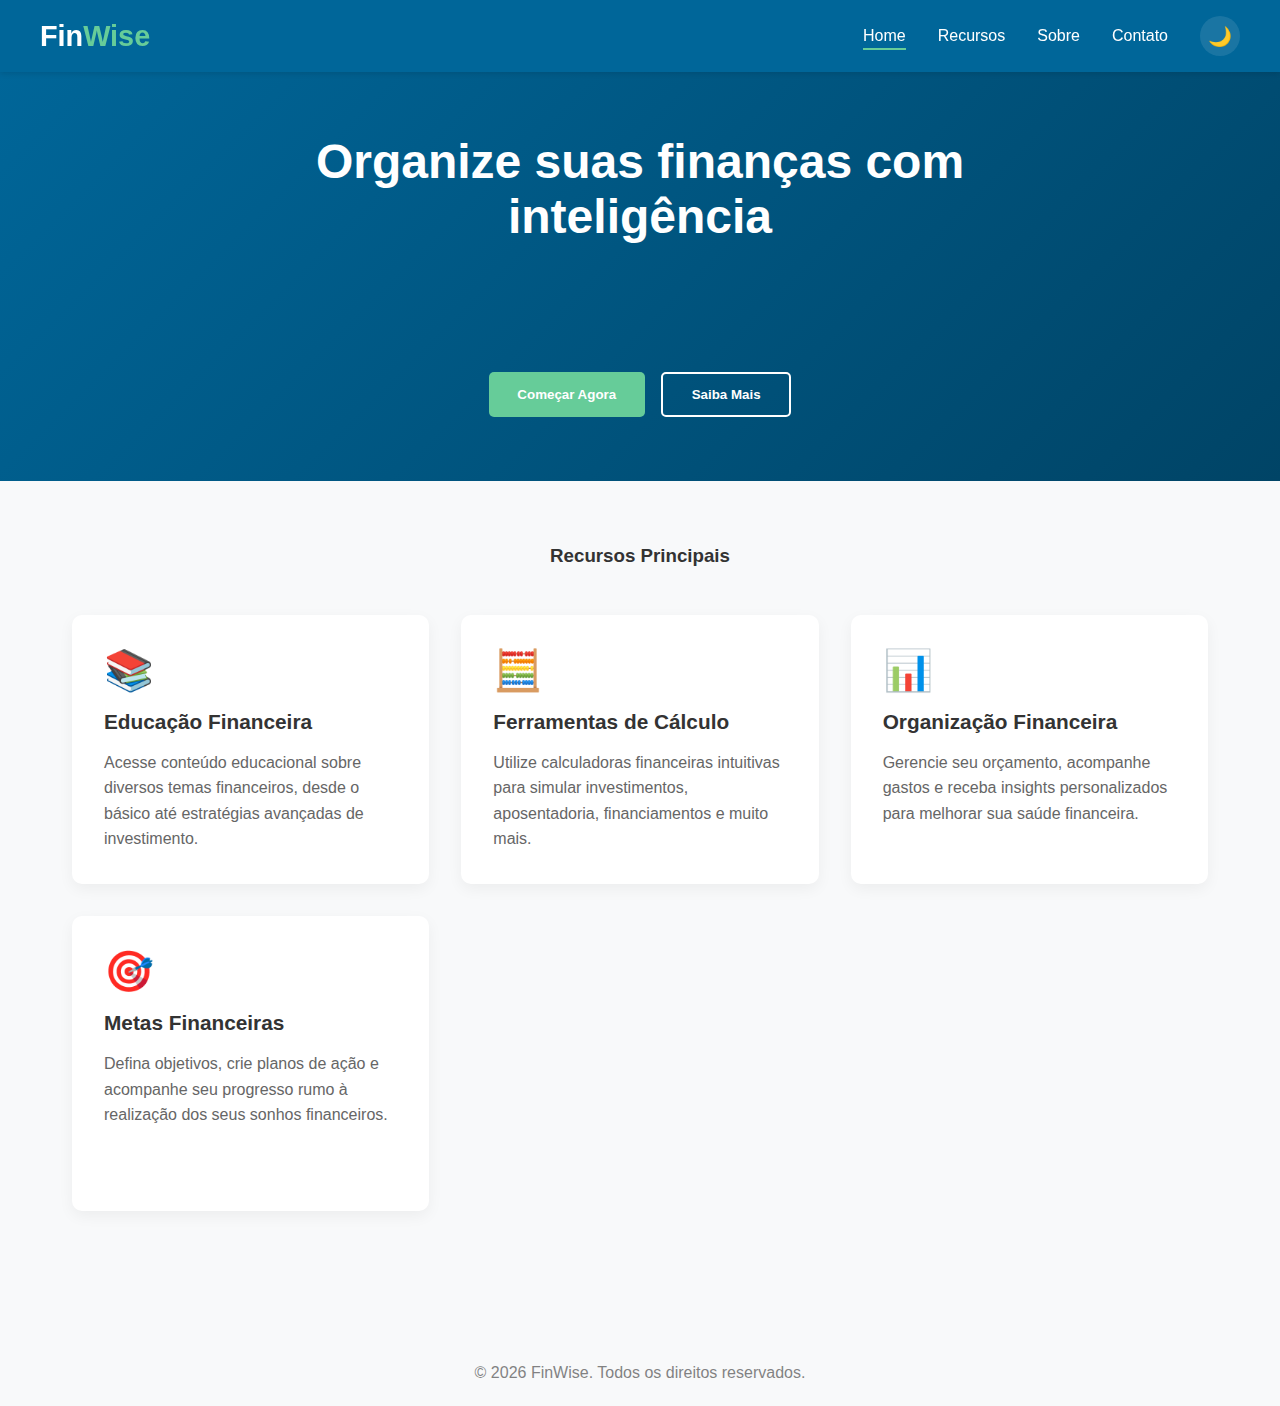
<file: index.html>
<!DOCTYPE html>
<html lang="pt-BR" data-theme="light">
<head>
    <meta charset="UTF-8">
    <meta name="viewport" content="width=device-width, initial-scale=1.0">
    <title>FinWise - Educação Financeira Inteligente</title>
    <link rel="stylesheet" href="style.css">
</head>
<body>
    <header>
        <nav>
            <div class="logo">Fin<span>Wise</span></div>
            <div class="nav-links">
                <a href="index.html" class="active">Home</a>
                <a href="recurso.html">Recursos</a>
                <a href="sobre.html">Sobre</a>
                <a href="contato.html">Contato</a>
                <button id="darkModeToggle" class="dark-mode-toggle">
                    <span class="dark-mode-icon">🌙</span>
                    <span class="light-mode-icon">☀️</span>
                </button>
            </div>
        </nav>
    </header>
    
    <section class="hero">
        <div class="hero-content">
            <h1>Organize suas finanças com inteligência</h1>
            <div class="typing-container">
                <h2 class="typing-subtitle"></h2>
            </div>
            <!--
            <p>O FinWise é a plataforma completa de educação financeira que vai transformar sua relação com o dinheiro. Com conteúdo simples e prático, ferramentas interativas e orientação personalizada, você estará no controle das suas finanças.</p>
            -->
            <div class="hero-buttons">
                <button class="btn btn-primary">Começar Agora</button>
                <button class="btn btn-secondary">Saiba Mais</button>
            </div>
        </div>
    </section>
    
    <section class="features">
        <h3 class="section-title">Recursos Principais</h3>
        <div class="feature-grid">
            <div class="feature-card">
                <div class="feature-icon">📚</div>
                <h4 class="feature-title">Educação Financeira</h4>
                <p class="feature-desc">Acesse conteúdo educacional sobre diversos temas financeiros, desde o básico até estratégias avançadas de investimento.</p>
            </div>
            
            <div class="feature-card">
                <div class="feature-icon">🧮</div>
                <h4 class="feature-title">Ferramentas de Cálculo</h4>
                <p class="feature-desc">Utilize calculadoras financeiras intuitivas para simular investimentos, aposentadoria, financiamentos e muito mais.</p>
            </div>
            
            <div class="feature-card">
                <div class="feature-icon">📊</div>
                <h4 class="feature-title">Organização Financeira</h4>
                <p class="feature-desc">Gerencie seu orçamento, acompanhe gastos e receba insights personalizados para melhorar sua saúde financeira.</p>
            </div>
            
            <div class="feature-card">
                <div class="feature-icon">🎯</div>
                <h4 class="feature-title">Metas Financeiras</h4>
                <p class="feature-desc">Defina objetivos, crie planos de ação e acompanhe seu progresso rumo à realização dos seus sonhos financeiros.</p>
            </div>

            <div class="feature-card">
                <div class="feature-icon">💰</div>
                <h4 class="feature-title">Gestão de Investimentos</h4>
                <p class="feature-desc">Acompanhe seus investimentos em tempo real, analise o desempenho da sua carteira e receba recomendações personalizadas para otimizar seus retornos.</p>
            </div>

            <div class="feature-card">
                <div class="feature-icon">📈</div>
                <h4 class="feature-title">Análise de Mercado</h4>
                <p class="feature-desc">Fique por dentro das tendências do mercado financeiro com relatórios, notícias e análises exclusivas para tomar decisões mais informadas.</p>
            </div>
        </div>
    </section>

    <div class="footer-bottom">
        <p>&copy; <span id="current-year">2025</span> FinWise. Todos os direitos reservados.</p>
    </div>

    <script src="script.js"></script>
</body>
</html>
</file>
<file: style.css>
/* Classe para o subtítulo e animação de digitação */
.typing-container {
    display: flex;
    justify-content: center;
    align-items: center;
    min-height: 80px; /* Aumentado para garantir espaço suficiente */
    max-width: 100%;
    margin: 0 auto 2rem auto;
}

.typing-subtitle {
    font-size: 24px;
    font-weight: 500;
    color: white;
    text-align: center;
    padding: 0 15px;
    overflow: hidden;
    margin: 0 auto;
    max-width: 100%;
    line-height: 1.4;
}

:root {
    --primary-color: #006699;
    --secondary-color: #66cc99;
    --secondary-hover: #55bb88;
    --text-color: #333;
    --text-secondary: #666;
    --background-color: #f8f9fa;
    --card-background: white;
    --accent-color: #1e331e;
    --hero-gradient-start: #006699;
    --hero-gradient-end: #004466;
    --card-shadow: 0 5px 15px rgba(0,0,0,0.05);
    --header-text: white;
}

[data-theme="dark"] {
    --primary-color: #1e331e;
    --teste-color: white;
    --secondary-color: #2a6e4d;
    --secondary-hover: #225e41;
    --text-color: #e0e0e0;
    --text-secondary: #b0b0b0;
    --background-color: #0a0a0a;
    --card-background: #121212;
    --accent-color: #1e331e;
    --hero-gradient-start: #1e331e;
    --hero-gradient-end: #152415;
    --card-shadow: 0 5px 15px rgba(0,0,0,0.2);
    --header-text: #e0e0e0;
}

* {
    margin: 0;
    padding: 0;
    box-sizing: border-box;
    font-family: 'Segoe UI', Tahoma, Geneva, Verdana, sans-serif;
}

body {
    background-color: var(--background-color);
    color: var(--text-color);
    transition: background-color 0.3s, color 0.3s;
    padding-top: 70px; /* Adicionado para compensar a altura da navbar fixa */
}

header {
    background-color: var(--primary-color);
    color: var(--header-text);
    padding: 1rem;
    box-shadow: 0 2px 5px rgba(0,0,0,0.1);
    transition: background-color 0.3s, top 0.3s ease;
    position: fixed; /* Fixado no topo */
    top: 0;
    left: 0;
    width: 100%;
    z-index: 1000; /* Garantir que fique acima de outros elementos */
}

nav {
    display: flex;
    justify-content: space-between;
    align-items: center;
    max-width: 1200px;
    margin: 0 auto;
}

.logo {
    font-size: 1.8rem;
    font-weight: bold;
}

.logo span {
    color: var(--secondary-color);
    transition: color 0.3s;
}

/* === NAVBAR INTERATIVA COM ANIMAÇÃO === */
.nav-links {
    display: flex;
    gap: 2rem;
    align-items: center;
}

.nav-links a {
    color: var(--header-text);
    text-decoration: none;
    transition: color 0.3s, transform 0.2s;
    position: relative;
    padding: 5px 0;
}

.nav-links a::after {
    content: "";
    position: absolute;
    bottom: 0;
    left: 0;
    height: 2px;
    width: 0%;
    background-color: var(--secondary-color);
    transition: width 0.3s;
}

.nav-links a:hover::after,
.nav-links a.active::after {
    width: 100%;
}

.nav-links a:hover {
    color: var(--secondary-color);
    transform: scale(1.05);
}
/* === FIM DO BLOCO DA NAVBAR INTERATIVA === */

.dark-mode-toggle {
    background: none;
    border: none;
    color: var(--header-text);
    font-size: 1.2rem;
    cursor: pointer;
    display: flex;
    align-items: center;
    justify-content: center;
    width: 40px;
    height: 40px;
    border-radius: 50%;
    background-color: rgba(255, 255, 255, 0.1);
    transition: background-color 0.3s;
}

.dark-mode-toggle:hover {
    background-color: rgba(255, 255, 255, 0.2);
}

.dark-mode-icon, .light-mode-icon {
    transition: opacity 0.3s;
}

[data-theme="light"] .dark-mode-icon {
    display: inline;
}

[data-theme="light"] .light-mode-icon {
    display: none;
}

[data-theme="dark"] .dark-mode-icon {
    display: none;
}

[data-theme="dark"] .light-mode-icon {
    display: inline;
}

.hero {
    background: linear-gradient(135deg, var(--hero-gradient-start) 0%, var(--hero-gradient-end) 100%);
    color: white;
    padding: 4rem 2rem;
    text-align: center;
    transition: background 0.3s;
}

.hero-content {
    max-width: 800px;
    margin: 0 auto;
}

h1 {
    font-size: 3rem;
    margin-bottom: 1rem;
}

h2 {
    font-size: 1.5rem;
    font-weight: normal;
    margin-bottom: 2rem;
    opacity: 0.9;
}

.hero-buttons {
    margin-top: 2rem;
    display: flex;
    justify-content: center;
    gap: 1rem;
}

.btn {
    padding: 0.8rem 1.8rem;
    border: none;
    border-radius: 5px;
    font-weight: bold;
    cursor: pointer;
    transition: all 0.3s;
}

.btn-primary {
    background-color: var(--secondary-color);
    color: white;
}

.btn-primary:hover {
    background-color: var(--secondary-hover);
    transform: translateY(-2px);
}

.btn-secondary {
    background-color: transparent;
    color: white;
    border: 2px solid white;
}

.btn-secondary:hover {
    background-color: rgba(255,255,255,0.1);
    transform: translateY(-2px);
}

.features {
    padding: 4rem 2rem;
    max-width: 1200px;
    margin: 0 auto;
}

.section-title {
    text-align: center;
    margin-bottom: 3rem;
    color: var(--teste-color);
    transition: color 0.3s;
}

.feature-grid {
    display: grid;
    grid-template-columns: repeat(auto-fit, minmax(300px, 1fr));
    gap: 2rem;
}

.feature-card {
    background-color: var(--card-background);
    padding: 2rem;
    border-radius: 10px;
    box-shadow: var(--card-shadow);
    transition: transform 0.3s, background-color 0.3s, box-shadow 0.3s;
    opacity: 0;
    transform: translateY(20px);
}

.feature-card:hover {
    transform: translateY(-5px);
}

.feature-icon {
    font-size: 2.5rem;
    color: var(--secondary-color);
    margin-bottom: 1rem;
    transition: color 0.3s;
}

.feature-title {
    font-size: 1.3rem;
    margin-bottom: 1rem;
    color: var(--text-color);
    transition: color 0.3s;
}

.feature-desc {
    color: var(--text-secondary);
    line-height: 1.6;
    transition: color 0.3s;
}

@media (max-width: 768px) {
    .hero {
        padding: 3rem 1rem;
    }

    h1 {
        font-size: 2.2rem;
    }

    h2 {
        font-size: 1.2rem;
    }

    .hero-buttons {
        flex-direction: column;
        gap: 1rem;
    }

    .feature-grid {
        grid-template-columns: 1fr;
    }

    .typing-subtitle {
        font-size: 18px;
    }

    .typing-container {
        min-height: 120px; /* Mais espaço em dispositivos móveis */
    }
}

/* Estilos para o rodapé */
.footer {
    background-color: var(--primary-color);
    color: white;
    padding-top: 4rem;
    margin-top: 3rem;
}

.footer .container {
    display: flex;
    flex-wrap: wrap;
    justify-content: space-between;
    gap: 3rem;
    max-width: 1200px;
    margin: 0 auto;
    padding: 0 2rem;
}

.footer-slogan {
    flex: 1;
    min-width: 250px;
}

.footer-slogan h3 {
    font-size: 1.8rem;
    margin-bottom: 1rem;
}

.footer-slogan span {
    color: var(--secondary-color);
}

.footer-slogan p {
    opacity: 0.8;
    line-height: 1.6;
}

.footer-links {
    flex: 2;
    display: flex;
    justify-content: space-between;
    flex-wrap: wrap;
    gap: 2rem;
}

.footer-col {
    min-width: 150px;
}

.footer-col h4 {
    font-size: 1.2rem;
    margin-bottom: 1.5rem;
    color: var(--secondary-color);
}

.footer-col ul {
    list-style: none;
}

.footer-col ul li {
    margin-bottom: 0.8rem;
}

.footer-col ul li a {
    color: white;
    opacity: 0.7;
    text-decoration: none;
    transition: opacity 0.3s;
}

.footer-col ul li a:hover {
    opacity: 1;
}

.footer-bottom {
    margin-top: 4rem;
    padding: 1.5rem 0;
    text-align: center;
    border-top: 1px solid rgba(255, 255, 255, 0.1);
}

.footer-bottom p {
    opacity: 0.6;
}

/* Ajustes para modo escuro */
[data-theme="dark"] .footer {
    background-color: #1e331e;
}

/* Responsividade do rodapé */
@media (max-width: 768px) {
    .footer .container {
        flex-direction: column;
    }

    .footer-links {
        flex-direction: column;
    }

    .footer-col {
        width: 100%;
        margin-bottom: 2rem;
    }
}
</file>
